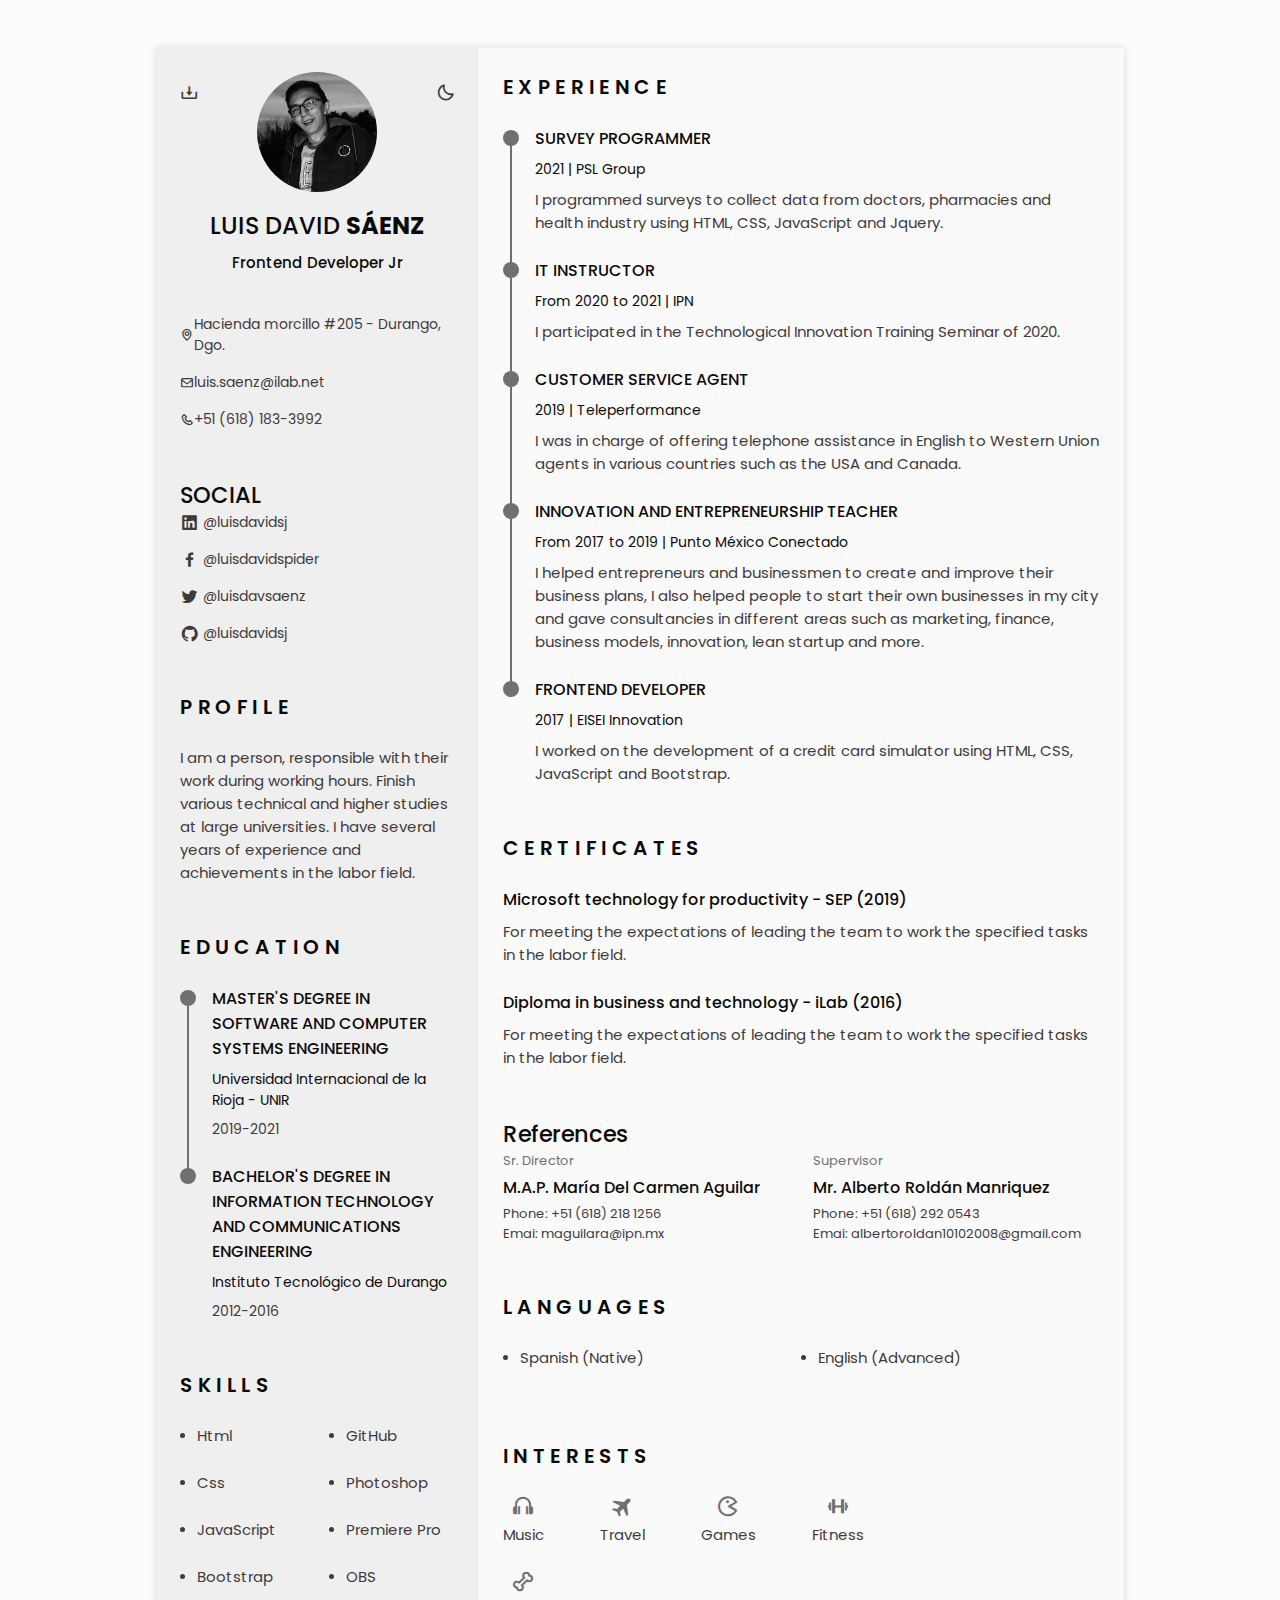
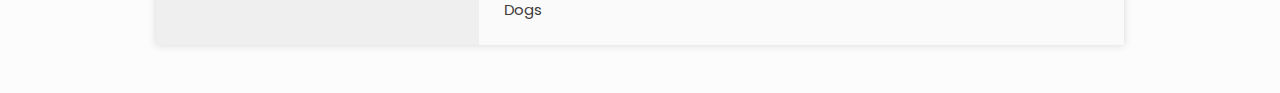
<file: index.html>
<!DOCTYPE html>
<html lang="en">

<head>
  <meta charset="UTF-8">
  <meta name="viewport" content="width=device-width, initial-scale=1.0">

  <!--========== BOX ICONS ==========-->
  <link rel="stylesheet" href="https://cdn.jsdelivr.net/npm/boxicons@latest/css/boxicons.min.css">

  <!--========== CSS ==========-->
  <link rel="stylesheet" href="assets/css/styles.css">

  <title>Responsive resume cv</title>
</head>

<body>
  <!--========== HEADER ==========-->
  <header class="l-header" id="header">
    <nav class="nav bd-container">
      <a href="#" class="nav__logo">Smith</a>

      <div class="nav__menu" id="nav-menu">
        <ul class="nav__list">
          <li class="nav__item">
            <a href="#home" class="nav__link active-link">
              <i class='bx bx-home nav__icon'></i>Home
            </a>
          </li>

          <li class="nav__item">
            <a href="#profile" class="nav__link">
              <i class='bx bx-user nav__icon'></i>Profile
            </a>
          </li>

          <li class="nav__item">
            <a href="#education" class="nav__link">
              <i class='bx bx-book nav__icon'></i>Education
            </a>
          </li>

          <li class="nav__item">
            <a href="#skills" class="nav__link">
              <i class='bx bx-receipt nav__icon'></i>Skills
            </a>
          </li>

          <li class="nav__item">
            <a href="#experience" class="nav__link">
              <i class='bx bx-briefcase-alt nav__icon'></i>Experience
            </a>
          </li>

          <li class="nav__item">
            <a href="#certificates" class="nav__link">
              <i class='bx bx-award nav__icon'></i>Certificates
            </a>
          </li>

          <li class="nav__item">
            <a href="#references" class="nav__link">
              <i class='bx bx-link-external nav__icon'></i>References
            </a>
          </li>
        </ul>
      </div>

      <div class="nav__toggle" id="nav-toggle">
        <i class='bx bx-grid-alt'></i>
      </div>
    </nav>
  </header>

  <main class="l-main bd-container">
    <!-- All elements within this div, is generated in PDF -->
    <div class="resume" id="area-cv">
      <div class="resume__left">
        <!--========== HOME ==========-->
        <section class="home" id="home">
          <div class="home__container section bd-grid">
            <div class="home__data bd-grid">
              <img src="assets/img/perfil.jpg" alt="" class="home__img">

              <h1 class="home__title">LUIS DAVID <b>SÁENZ</b></h1>
              <h3 class="home__profession">Frontend Developer Jr</h3>

              <!-- Button to download your CV saved in the pdf folder. -->
              <div>
                <a download="" href="assets/pdf/ResumeCv.pdf" class="home__button-movil">Download</a>
              </div>
            </div>
            <div class="home__address bd-grid">
              <span class="home__information">
                <i class="bx bx-map home_icon"></i> Hacienda morcillo #205 - Durango, Dgo.
              </span>
              <span class="home__information">
                <i class="bx bx-envelope home_icon"></i> luis.saenz@ilab.net
              </span>
              <span class="home__information">
                <i class="bx bx-phone home_icon"></i> +51 (618) 183-3992
              </span>
            </div>
          </div>
          <!-- Theme change button -->
          <i class="bx bx-moon change-theme" title="Theme" id="theme-button"></i>

          <!-- Button to generate and download the pdf. Available for desktop. -->
          <i class="bx bx-download generate-pdf" title="Generate PDF" id="resume-button"></i>
        </section>

        <!--========== SOCIAL ==========-->
        <section class="social section">
          <h2 class="sectioon-title">SOCIAL</h2>

          <div class="social__container bd-grid">
            <a href="https://www.linkedin.com/in/luisdavidsj/" target="_blank" class="social__link">
              <i class='bx bxl-linkedin-square social__icon'></i> @luisdavidsj
            </a>
            <a href="https://www.facebook.com/luisdavidspider/" target="_blank" class="social__link">
              <i class='bx bxl-facebook social__icon'></i> @luisdavidspider
            </a>
            <a href="https://www.twitter.com/luisdavsaenz/" target="_blank" class="social__link">
              <i class='bx bxl-twitter social__icon'></i> @luisdavsaenz
            </a>
            <a href="https://www.twitter.com/luisdavsaenz/" target="_blank" class="social__link">
              <i class='bx bxl-github social__icon'></i> @luisdavidsj
            </a>
          </div>
        </section>

        <!--========== PROFILE ==========-->
        <section class="profile section" id="profile">
          <h2 class="section-title">Profile</h2>

          <p class="profile__description">I am a person, responsible with their work during working hours. Finish
            various technical and higher studies at large universities. I have several years of experience and
            achievements in the labor field.</p>
        </section>

        <!--========== EDUCATION ==========-->
        <section class="education section" id="education">
          <h2 class="section-title">Education</h2>

          <div class="education__container bd-grid">
            <div class="education__content">
              <div class="education__time">
                <span class="education__rounder"></span>
                <span class="education__line"></span>
              </div>

              <div class="education__data bd-grid">
                <h3 class="education__title">MASTER'S DEGREE IN SOFTWARE AND COMPUTER SYSTEMS ENGINEERING</h3>
                <span class="education__studies">Universidad Internacional de la Rioja - UNIR</span>
                <span class="education__year">2019-2021</span>
              </div>
            </div>

            <div class="education__content">
              <div class="education__time">
                <span class="education__rounder"></span>
                <!--<span class="education__line"></span>-->
              </div>

              <div class="education__data bd-grid">
                <h3 class="education__title">BACHELOR'S DEGREE IN INFORMATION TECHNOLOGY AND COMMUNICATIONS ENGINEERING
                </h3>
                <span class="education__studies">Instituto Tecnológico de Durango</span>
                <span class="education__year">2012-2016</span>
              </div>
            </div>

            <!--Agregar educacion:-->
            <!--<div class="education__content">
              <div class="education__time">
                <span class="education__rounder"></span>
                <span class="education__line"></span>
              </div>

              <div class="education__data bd-grid">
                <h3 class="education__title">MASTER OF SOFTWARE ENGINEERING</h3>
                <span class="education__studies">Universidad Internacional de la Rioja - UNIR</span>
                <span class="education__year">2019-2021</span>
              </div>
            </div>-->
          </div>
        </section>


        <!--========== SKILLS  ==========-->
        <section class="skills section" id="skills">
          <h2 class="section-title">Skills</h2>

          <div class="skills__content bd-grid">
            <ul class="skills__data">
              <li class="skills__name">
                <span class="skills__circle"></span> Html
              </li>
              <li class="skills__name">
                <span class="skills__circle"></span> Css
              </li>
              <li class="skills__name">
                <span class="skills__circle"></span> JavaScript
              </li>
              <li class="skills__name">
                <span class="skills__circle"></span> Bootstrap
              </li>
            </ul>

            <ul class="skills__data">
              <li class="skills__name">
                <span class="skills__circle"></span> GitHub
              </li>
              <li class="skills__name">
                <span class="skills__circle"></span> Photoshop
              </li>
              <li class="skills__name">
                <span class="skills__circle"></span> Premiere Pro
              </li>
              <li class="skills__name">
                <span class="skills__circle"></span> OBS
              </li>
            </ul>
          </div>
        </section>

      </div>

      <div class="resume__right">
        <!--========== EXPERIENCE ==========-->
        <section class="experience section" id="experience">
          <h2 class="section-title">Experience</h2>

          <div class="experience__container bd-grid">
            <div class="experience__content">
              <div class="experience__time">
                <span class="experience__rounder"></span>
                <span class="experience__line"></span>
              </div>

              <div class="experience__data bd-grid">
                <h3 class="experience__title">SURVEY PROGRAMMER</h3>
                <span class="experience__company">2021 | PSL Group</span>
                <p class="experience__description">I programmed surveys to collect data from doctors, pharmacies and
                  health industry using HTML, CSS, JavaScript and Jquery.</p>

              </div>
            </div>

            <div class="experience__content">
              <div class="experience__time">
                <span class="experience__rounder"></span>
                <span class="experience__line"></span>
              </div>

              <div class="experience__data bd-grid">
                <h3 class="experience__title">IT INSTRUCTOR</h3>
                <span class="experience__company">From 2020 to 2021 | IPN</span>
                <p class="experience__description">I participated in the Technological Innovation Training Seminar of
                  2020.</p>

              </div>
            </div>

            <div class="experience__content">
              <div class="experience__time">
                <span class="experience__rounder"></span>
                <span class="experience__line"></span>
              </div>

              <div class="experience__data bd-grid">
                <h3 class="experience__title">CUSTOMER SERVICE AGENT</h3>
                <span class="experience__company">2019 | Teleperformance</span>
                <p class="experience__description">I was in charge of offering telephone assistance in English to
                  Western Union agents in various countries such as the USA
                  and Canada.</p>

              </div>
            </div>

            <div class="experience__content">
              <div class="experience__time">
                <span class="experience__rounder"></span>
                <span class="experience__line"></span>
              </div>

              <div class="experience__data bd-grid">
                <h3 class="experience__title">INNOVATION AND ENTREPRENEURSHIP TEACHER</h3>
                <span class="experience__company">From 2017 to 2019 | Punto México Conectado</span>
                <p class="experience__description">I helped entrepreneurs and businessmen to create and improve their
                  business plans, I also helped people to start their
                  own businesses in my city and gave consultancies in different areas such as marketing, finance,
                  business models,
                  innovation, lean startup and more.</p>

              </div>
            </div>

            <div class="experience__content">
              <div class="experience__time">
                <span class="experience__rounder"></span>
                <!--<span class="experience__line"></span>-->
              </div>

              <div class="experience__data bd-grid">
                <h3 class="experience__title">FRONTEND DEVELOPER</h3>
                <span class="experience__company">2017 | EISEI Innovation</span>
                <p class="experience__description">I worked on the development of a credit card simulator using HTML,
                  CSS, JavaScript and Bootstrap.</p>

              </div>
            </div>
          </div>
        </section>

        <!--========== CERTIFICATES ==========-->
        <section class="certificate section" id="certificates">
          <h2 class="section-title">Certificates</h2>

          <div class="certificate__container bd-grid">
            <div class="certificate__content">
              <h3 class="certificate__title">Microsoft technology for productivity - SEP (2019)</h3>
              <p class="certificate__description">For meeting the expectations of leading the team to work the specified
                tasks in the labor field.</p>
            </div>

            <div class="certificate__content">
              <h3 class="certificate__title">Diploma in business and technology - iLab (2016)</h3>
              <p class="certificate__description">For meeting the expectations of leading the team to work the specified
                tasks in the labor field.</p>
            </div>

            <!--<div class="certificate__content">
              <h3 class="certificate__title">Achievment medal for productivity excellence during the year (2019)</h3>
              <p class="certificate__description">For meeting the expectations of leading the team to work the specified
                tasks in the labor field.</p>
            </div>-->
          </div>
        </section>

        <!--========== REFERENCES ==========-->
        <section class="references section" id="references">
          <h2 class="section__title">References</h2>

          <div class="references__container bd-grid">
            <div class="references__content bd-grid">
              <span class="references__subtitle">Sr. Director</span>
              <h3 class="references__title">M.A.P. María Del Carmen Aguilar</h3>
              <ul class="references__contact">
                <li>Phone: +51 (618) 218 1256</li>
                <li>Emai: maguilara@ipn.mx</li>
              </ul>
            </div>

            <div class="references__content bd-grid">
              <span class="references__subtitle">Supervisor</span>
              <h3 class="references__title">Mr. Alberto Roldán Manriquez</h3>
              <ul class="references__contact">
                <li>Phone: +51 (618) 292 0543</li>
                <li>Emai: albertoroldan10102008@gmail.com</li>
              </ul>
            </div>
          </div>
        </section>

        <!--========== LANGUAGES ==========-->
        <section class="languages section">
          <h2 class="section-title">Languages</h2>

          <div class="languages__container">
            <ul class="languages__content bd-grid">
              <li class="languages__name">
                <span class="languages__circle"></span> Spanish (Native)
              </li>
              <li class="languages__name">
                <span class="languages__circle"></span> English (Advanced)
              </li>
              <!--<li class="languages__name">
                <span class="languages__circle"></span> French
              </li>-->
            </ul>
          </div>
        </section>

        <!--========== INTERESTS ==========-->
        <section class="interests section">
          <h2 class="section-title">Interests</h2>

          <div class="interests__container bd-grid">
            <div class="interests__content">
              <i class="bx bx-headphone interests__icon"></i>
              <span class="interests__name">Music</span>
            </div>

            <div class="interests__content">
              <i class="bx bxs-plane-alt interests__icon"></i>
              <span class="interests__name">Travel</span>
            </div>

            <div class="interests__content">
              <i class="bx bx-game interests__icon"></i>
              <span class="interests__name">Games</span>
            </div>

            <div class="interests__content">
              <i class="bx bx-dumbbell interests__icon"></i>
              <span class="interests__name">Fitness</span>
            </div>

            <div class="interests__content">
              <i class="bx bx-bone interests__icon"></i>
              <span class="interests__name">Dogs</span>
            </div>
          </div>
        </section>
      </div>
    </div>
  </main>

  <!--========== SCROLL TOP ==========-->
  <a href="#" class="scrolltop" id="scroll-top">
    <i class="bx bx-up-arrow-alt scrolltop__icon"></i>
  </a>

  <!--========== HTML2PDF ==========-->
  <script src="assets/js/html2pdf.bundle.min.js"></script>

  <!--========== MAIN JS ==========-->
  <script src="assets/js/main.js"></script>
</body>

</html>
</file>
<file: assets/css/styles.css>
/*===== GOOGLE FONTS =====*/
@import url("https://fonts.googleapis.com/css2?family=Poppins:wght@400;500;600&display=swap");

/*===== VARIABLES CSS =====*/
:root {
  --header-height: 3rem;

  /*========== Colors ==========*/
  --title-color: #0b0a0a;
  --text-color: #403a3a;
  --text-color-light: #707070;
  --container-color: #fafafa;
  --container-color-alt: #f0efef;
  --body-color: #fcfcfc;

  /*========== Font and typography ==========*/
  --body-font: "Poppins", sans-serif;
  --h1-font-size: 1.5rem;
  --h2-font-size: 1.25rem;
  --h3-font-size: 1rem;
  --normal-font-size: 0.938rem;
  --small-font-size: 0.875rem;
  --smaller-font-size: 0.813rem;

  /*========== Font weight ==========*/
  --font-medium: 500;
  --font-semi-bold: 600;

  /*========== Margenes ==========*/
  --mb-1: 0.5rem;
  --mb-2: 1rem;
  --mb-3: 1.5rem;

  /*========== z index ==========*/
  --z-tooltip: 10;
  --z-fixed: 100;
}

/*========== BASE ==========*/
*,
::before,
::after {
  box-sizing: border-box;
}

html {
  scroll-behavior: smooth;
}

/*========== Variables Dark theme ==========*/
body.dark-theme {
  --title-color: #f2f2f2;
  --text-color: #bfbfbf;
  --container-color: #212121;
  --container-color-alt: #181616;
  --body-color: #2b2b2b;
}
/*========== Button Dark/Light ==========*/
.change-theme {
  position: absolute;
  right: 0;
  top: 2.2rem;
  display: flex;
  color: var(--text-color);
  font-size: 1.2rem;
  cursor: pointer;
}

.change-theme:hover {
  color: var(--title-color);
}
/*========== Font size variables to scale cv ==========*/
body.scale-cv {
  --h1-font-size: 0.938rem;
  --h2-font-size: 0.938rem;
  --h3-font-size: 0.875rem;
  --normal-font-size: 0.813rem;
  --small-font-size: 0.75rem;
  --smaller-font-size: 0.688rem;
}
/*========== Generate PDF button ==========*/
.generate-pdf {
  display: none;
  position: absolute;
  top: 2.2rem;
  left: 0;
  font-size: 1.2rem;
  color: var(--text-color);
  cursor: pointer;
}

.generate-pdf:hover {
  color: var(--title-color);
}
/*========== Classes modified to reduce size and print on A4 sheet ==========*/
body {
  margin: 0 0 var(--header-height) 0;
  padding: 0;
  font-family: var(--body-font);
  font-size: var(--normal-font-size);
  background-color: var(--body-color);
  color: var(--text-color);
}

h1,
h2,
h3,
ul,
p {
  margin: 0;
}

h1,
h2,
h3 {
  color: var(--title-color);
  font-weight: var(--font-medium);
}

ul {
  padding: 0;
  list-style: none;
}

a {
  text-decoration: none;
}

img {
  max-width: 100%;
  height: auto;
}

/*========== CLASS CSS ==========*/
.section {
  padding: 1.5rem 0;
}

.section-title {
  font-size: var(--h2-font-size);
  color: var(--title-color);
  font-weight: var(--font-semi-bold);
  text-transform: uppercase;
  letter-spacing: 0.35rem;
  text-align: center;
  margin-bottom: var(--mb-3);
}
/*========== LAYOUT ==========*/
.bd-container {
  max-width: 968px;
  width: calc(100% - 3rem);
  margin-left: var(--mb-3);
  margin-right: var(--mb-3);
}

.bd-grid {
  display: grid;
  gap: 1.5rem;
}

.l-header {
  width: 100%;
  position: fixed;
  bottom: 0;
  left: 0;
  z-index: var(--z-fixed);
  background-color: var(--body-color);
  box-shadow: 0 -1 4px rgba(0, 0, 0, 0.1);
  transition: 0.3s;
}
/*========== NAV ==========*/
.nav {
  height: var(--header-height);
  display: flex;
  justify-content: space-between;
  align-items: center;
}

@media screen and (max-width: 968px) {
  .nav__menu {
    position: fixed;
    bottom: -100%;
    left: 0;
    width: 100%;
    padding: 2rem 1.5rem;
    background-color: var(--body-color);
    box-shadow: 0 1px 4px rgba(0, 0, 0, 0.1);
    border-radius: 1rem 1rem 0 0;
    z-index: var(--z-fixed);
    transition: 0.3s;
  }
}

.nav__logo,
.nav__toggle {
  color: var(--title-color);
  font-weight: var(--font-medium);
}

.nav__toggle {
  font-size: 1.2rem;
  cursor: pointer;
}

.nav__item {
  text-align: center;
}

.nav__list {
  display: grid;
  grid-template-columns: repeat(3, 1fr);
  gap: 2rem;
}

.nav__link {
  display: flex;
  flex-direction: column;
  font-size: var(--smaller-font-size);
  color: var(--text-color-light);
  font-weight: var(--font-medium);
}

.nav__link:hover {
  color: var(--title-color);
}

.nav__icon {
  font-size: 1.2rem;
  margin-bottom: var(--mb-1);
}
/* Show menu */
.show-menu {
  bottom: var(--header-height);
}
/* Active menu link */
.active-link {
  color: var(--title-color);
}

/*========== HOME ==========*/
.home {
  position: relative;
}

.home__container {
  gap: 3rem;
}

.home__data {
  gap: 0.5rem;
  text-align: center;
}

.home__img {
  width: 120px;
  height: 120px;
  border-radius: 50%;
  justify-self: center;
  margin-bottom: var(--mb-1);
}

.home__title {
  font-size: var(--h1-font-size);
}

.home__profession {
  font-size: var(--normal-font-size);
  margin-bottom: var(--mb-1);
}

.home__address {
  gap: 1rem;
}

.home__information {
  display: flex;
  align-items: center;
  font-size: var(--small-font-size);
}

.home__icon {
  font-size: 1.2rem;
  margin-right: 0.25rem;
}

.home__button-movil {
  display: inline-block;
  border: 2px solid var(--text-color);
  color: var(--title-color);
  padding: 1rem 2rem;
  border-radius: 0.25rem;
  transition: 0.3s;
  font-weight: var(--font-medium);
  margin-top: var(--mb-3);
}

.home__button-movil:hover {
  background-color: var(--text-color);
  color: var(--container-color);
}

/*========== SOCIAL ==========*/
.social__container {
  grid-template-columns: max-content;
  gap: 1rem;
}

.social__link {
  display: inline-flex;
  align-items: center;
  font-size: var(--small-font-size);
  color: var(--text-color);
}

.social__link:hover {
  color: var(--title-color);
}

.social__icon {
  font-size: 1.2rem;
  margin-right: 0.25rem;
}

/*========== PROFILE ==========*/
.profile__description {
  text-align: center;
}
/*========== EDUCATION AND EXPERIENCE ==========*/
.education__content,
.experience__content {
  display: flex;
}

.education__time,
.experience__time {
  padding-right: 1rem;
}

.education__rounder,
.experience__rounder {
  position: relative;
  display: block;
  width: 16px;
  height: 16px;
  background-color: var(--text-color-light);
  border-radius: 50%;
  margin-top: 0.25rem;
}

.education__line,
.experience__line {
  display: block;
  width: 2px;
  height: 110%;
  background-color: var(--text-color-light);
  transform: translate(7px, 0);
}

.education__data,
.experience__data {
  gap: 0.5rem;
}

.education__title,
.experience__title {
  font-size: var(--h3-font-size);
}

.education__studies,
.experience__company {
  font-size: var(--small-font-size);
  color: var(--title-color);
}

.education__year {
  font-size: var(--small-font-size);
}

/*========== SKILLS AND LANGUAGES ==========*/
.skills__content,
.languages__content {
  grid-template-columns: repeat(2, 1fr);
}

.languages__content {
  gap: 0;
}

.skills__name,
.languages__name {
  display: flex;
  align-items: center;
  margin-bottom: var(--mb-3);
}

.skills__circle,
.languages__circle {
  display: inline-block;
  width: 5px;
  height: 5px;
  background-color: var(--text-color);
  border-radius: 50%;
  margin-right: 0.75rem;
}
/*========== CERTIFICATES ==========*/
.certificate__title {
  font-size: var(--h3-font-size);
  margin-bottom: var(--mb-1);
}

/*========== REFERENCES ==========*/
.references__content {
  gap: 0.25rem;
}

.references__subtitle {
  color: var(--text-color-light);
}

.references__subtitle,
.references__contact {
  font-size: var(--smaller-font-size);
}

.references__title {
  font-size: var(--h3-font-size);
}
/*========== INTERESTS ==========*/
.interests__container {
  grid-template-columns: repeat(3, 1fr);
  margin-top: var(--mb-2);
}

.interests__content {
  display: flex;
  flex-direction: column;
  align-items: center;
}

.interests__icon {
  font-size: 1.5rem;
  color: var(--text-color-light);
  margin-bottom: 0.25rem;
}
/* Scroll top */
.scrolltop {
  position: fixed;
  right: 1rem;
  bottom: -20%;
  display: flex;
  justify-content: center;
  align-items: center;
  padding: 0.3rem;
  background-color: var(--container-color-alt);
  border-radius: 0.4rem;
  z-index: var(--z-tooltip);
  transition: 0.4s;
  /* visibility: hidden; */
}

.scrolltop__icon {
  font-size: 1.2rem;
  color: var(--text-color);
}

.show-scroll {
  visibility: visible;
  bottom: 5rem;
}

/*========== MEDIA QUERIES ==========*/
/* For small devices, menu two columns */
@media screen and (max-width: 320px) {
  .nav__list {
    grid-template-columns: repeat(2, 1fr);
    gap: 1rem 0.5rem;
  }
}

/* Classes modified for large screen size */
@media screen and (min-width: 968px) {
  body {
    margin: 3rem 0;
  }

  .bd-container {
    margin-left: auto;
    margin-right: auto;
  }

  .l-header,
  .scrolltop {
    display: none;
  }

  .resume {
    display: grid;
    grid-template-columns: 0.5fr 1fr;
    background-color: var(--container-color);
    box-shadow: 0 0 8px rgba(13, 12, 12, 0.15);
  }

  .resume__left {
    background-color: var(--container-color-alt);
  }

  .resume__left,
  .resume__right {
    padding: 0 1.5rem;
  }

  .generate-pdf {
    display: inline-block;
  }

  .section-title,
  .profile__description {
    text-align: initial;
  }

  .home__container {
    gap: 1.5rem;
  }

  .home__button-movil {
    display: none;
  }

  .references__container {
    grid-template-columns: repeat(2, 1fr);
  }

  .lenguages__content {
    grid-template-columns: repeat(3, max-content);
    column-gap: 3.5rem;
  }

  .interests__container {
    grid-template-columns: repeat(4, max-content);
    column-gap: 3.5rem;
  }
}
</file>
